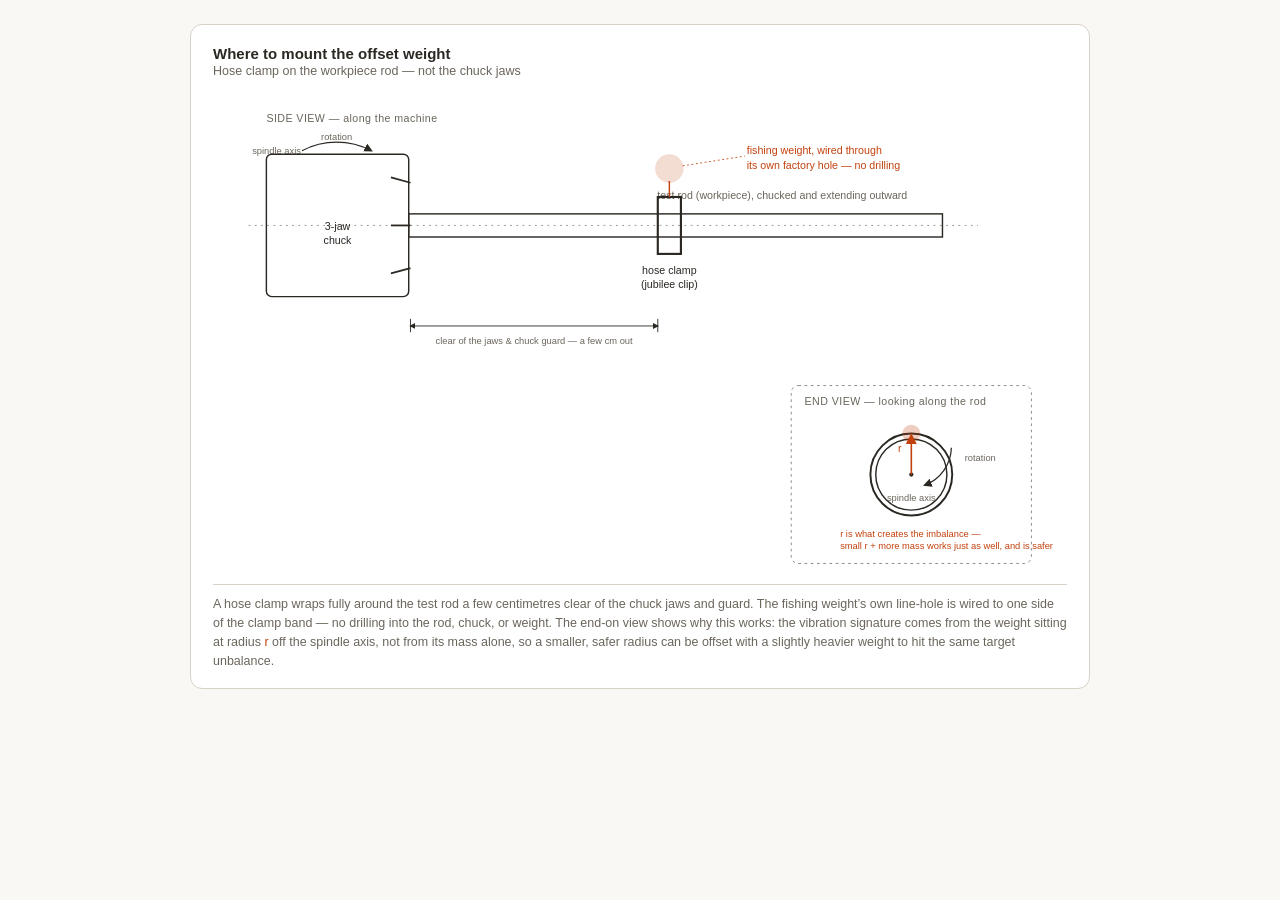
<file: src/TO sort/imbalance_weight_mount_diagram.html>
<!doctype html>
<html>
<head>
<meta charset="utf-8">
<meta name="viewport" content="width=device-width, initial-scale=1, viewport-fit=cover">
<title>Imbalance weight mount</title>
<style>
  :root{
    --bg:#faf8f5;
    --fg:#2b2823;
    --muted:#6b665c;
    --accent:#c2410c;
    --panel:#ffffff;
    --panel-border:#d8d2c6;
  }
  @media (prefers-color-scheme: dark){
    :root:not([data-theme="light"]){
      --bg:#1c1a17;
      --fg:#ecE8e0;
      --muted:#a39c8e;
      --accent:#ff8a4c;
      --panel:#24211d;
      --panel-border:#3a352d;
    }
  }
  :root[data-theme="dark"]{
    --bg:#1c1a17;
    --fg:#ecE8e0;
    --muted:#a39c8e;
    --accent:#ff8a4c;
    --panel:#24211d;
    --panel-border:#3a352d;
  }
  *{box-sizing:border-box;}
  body{
    margin:0;
    padding-block: max(24px, env(safe-area-inset-top, 0px)) max(24px, env(safe-area-inset-bottom, 0px));
    padding-inline:16px;
    background:var(--bg);
    color:var(--fg);
    font-family: -apple-system, BlinkMacSystemFont, "Segoe UI", sans-serif;
    display:flex;
    justify-content:center;
  }
  figure{
    margin:0;
    max-width:900px;
    width:100%;
    background:var(--panel);
    border:1px solid var(--panel-border);
    border-radius:12px;
    padding:20px 22px 18px;
  }
  h1{
    font-size:15px;
    font-weight:600;
    margin:0 0 2px;
  }
  .sub{
    font-size:12.5px;
    color:var(--muted);
    margin:0 0 14px;
  }
  svg{
    display:block;
    width:100%;
    height:auto;
    color:var(--fg);
  }
  figcaption{
    font-size:12.5px;
    line-height:1.5;
    color:var(--muted);
    margin-top:12px;
    border-top:1px solid var(--panel-border);
    padding-top:10px;
  }
  text{ font-family:inherit; fill:currentColor; }
  .accent{ color:var(--accent); }
  .lbl{ font-size:12px; }
  .lbl-sm{ font-size:10.5px; }
  .muted-line{ color:var(--muted); }
</style>
</head>
<body>
<figure>
  <h1>Where to mount the offset weight</h1>
  <p class="sub">Hose clamp on the workpiece rod &mdash; not the chuck jaws</p>

  <svg viewBox="0 0 960 540" role="img" aria-label="A hose clamp with an offset fishing weight is mounted on the workpiece rod, clear of the chuck jaws and guard; an end-on view shows the weight sitting at a radius r from the spindle axis, which is what produces the simulated imbalance.">

    <defs>
      <marker id="arrow" viewBox="0 0 10 10" refX="8" refY="5" markerWidth="7" markerHeight="7" orient="auto-start-reverse">
        <path d="M0,0 L10,5 L0,10 z" fill="currentColor"/>
      </marker>
      <marker id="arrow-accent" viewBox="0 0 10 10" refX="8" refY="5" markerWidth="7" markerHeight="7" orient="auto-start-reverse">
        <path d="M0,0 L10,5 L0,10 z" fill="var(--accent)"/>
      </marker>
    </defs>

    <!-- ============ SIDE VIEW ============ -->
    <text x="60" y="34" class="lbl muted-line" style="letter-spacing:.04em;">SIDE VIEW &mdash; along the machine</text>

    <!-- spindle axis -->
    <line x1="40" y1="150" x2="860" y2="150" stroke="currentColor" stroke-width="1" stroke-dasharray="2 5" opacity="0.55"/>
    <text x="44" y="70" class="lbl-sm muted-line">spindle axis</text>

    <!-- rotation arrow around chuck -->
    <path d="M 100 66 A 84 84 0 0 1 178 66" fill="none" stroke="currentColor" stroke-width="1.4" marker-end="url(#arrow)"/>
    <text x="139" y="54" class="lbl-sm muted-line" text-anchor="middle">rotation</text>

    <!-- chuck body -->
    <rect x="60" y="70" width="160" height="160" rx="6" fill="none" stroke="currentColor" stroke-width="1.6"/>
    <!-- jaw ticks where it grips the rod -->
    <line x1="200" y1="96"  x2="222" y2="102" stroke="currentColor" stroke-width="2"/>
    <line x1="200" y1="150" x2="222" y2="150" stroke="currentColor" stroke-width="2"/>
    <line x1="200" y1="204" x2="222" y2="198" stroke="currentColor" stroke-width="2"/>
    <text x="140" y="155" class="lbl" text-anchor="middle">3-jaw</text>
    <text x="140" y="171" class="lbl" text-anchor="middle">chuck</text>

    <!-- rod -->
    <rect x="220" y="137" width="600" height="26" fill="none" stroke="currentColor" stroke-width="1.6"/>
    <text x="640" y="120" class="lbl muted-line" text-anchor="middle">test rod (workpiece), chucked and extending outward</text>

    <!-- clearance dimension from chuck face to clamp -->
    <line x1="222" y1="255" x2="222" y2="270" stroke="currentColor" stroke-width="1"/>
    <line x1="500" y1="255" x2="500" y2="270" stroke="currentColor" stroke-width="1"/>
    <line x1="222" y1="263" x2="500" y2="263" stroke="currentColor" stroke-width="1" marker-start="url(#arrow)" marker-end="url(#arrow)"/>
    <text x="361" y="283" class="lbl-sm muted-line" text-anchor="middle">clear of the jaws &amp; chuck guard &mdash; a few cm out</text>

    <!-- clamp band -->
    <rect x="500" y="118" width="26" height="64" fill="none" stroke="currentColor" stroke-width="2.4"/>
    <text x="513" y="205" class="lbl" text-anchor="middle">hose clamp</text>
    <text x="513" y="220" class="lbl" text-anchor="middle">(jubilee clip)</text>

    <!-- tie from clamp to weight -->
    <line x1="513" y1="118" x2="513" y2="100" stroke="var(--accent)" stroke-width="1.6"/>

    <!-- weight -->
    <circle cx="513" cy="86" r="15" fill="var(--accent)" opacity="0.18" stroke="var(--accent)" stroke-width="2"/>
    <text x="600" y="70" class="lbl accent" text-anchor="start">fishing weight, wired through</text>
    <text x="600" y="86" class="lbl accent" text-anchor="start">its own factory hole &mdash; no drilling</text>
    <line x1="528" y1="83" x2="598" y2="72" stroke="var(--accent)" stroke-width="1" stroke-dasharray="2 3"/>

    <!-- ============ END-ON VIEW ============ -->
    <rect x="650" y="330" width="270" height="200" rx="8" fill="none" stroke="currentColor" stroke-width="1" stroke-dasharray="3 4" opacity="0.6"/>
    <text x="665" y="352" class="lbl muted-line" style="letter-spacing:.04em;">END VIEW &mdash; looking along the rod</text>

    <!-- rotation arrow -->
    <path d="M 830 400 A 46 46 0 0 1 800 442" fill="none" stroke="currentColor" stroke-width="1.4" marker-end="url(#arrow)"/>
    <text x="845" y="415" class="lbl-sm muted-line">rotation</text>

    <!-- rod cross-section -->
    <circle cx="785" cy="430" r="40" fill="none" stroke="currentColor" stroke-width="1.6"/>
    <!-- clamp ring -->
    <circle cx="785" cy="430" r="46" fill="none" stroke="currentColor" stroke-width="2.2"/>
    <!-- spindle centre -->
    <circle cx="785" cy="430" r="2.4" fill="currentColor"/>
    <text x="785" y="460" class="lbl-sm muted-line" text-anchor="middle">spindle axis</text>

    <!-- radius arrow -->
    <line x1="785" y1="430" x2="785" y2="386" stroke="var(--accent)" stroke-width="1.8" marker-end="url(#arrow-accent)"/>
    <text x="774" y="405" class="lbl accent" text-anchor="end">r</text>

    <!-- weight on ring -->
    <circle cx="785" cy="384" r="9" fill="var(--accent)" opacity="0.25" stroke="var(--accent)" stroke-width="2"/>

    <text x="705" y="500" class="lbl-sm accent">r is what creates the imbalance &mdash;</text>
    <text x="705" y="514" class="lbl-sm accent">small r + more mass works just as well, and is safer</text>

  </svg>

  <figcaption>
    A hose clamp wraps fully around the test rod a few centimetres clear of the chuck jaws and guard. The fishing weight&rsquo;s own line-hole is wired to one side of the clamp band &mdash; no drilling into the rod, chuck, or weight. The end-on view shows why this works: the vibration signature comes from the weight sitting at radius <tspan class="accent">r</tspan> off the spindle axis, not from its mass alone, so a smaller, safer radius can be offset with a slightly heavier weight to hit the same target unbalance.
  </figcaption>
</figure>
</body>
</html>
</file>
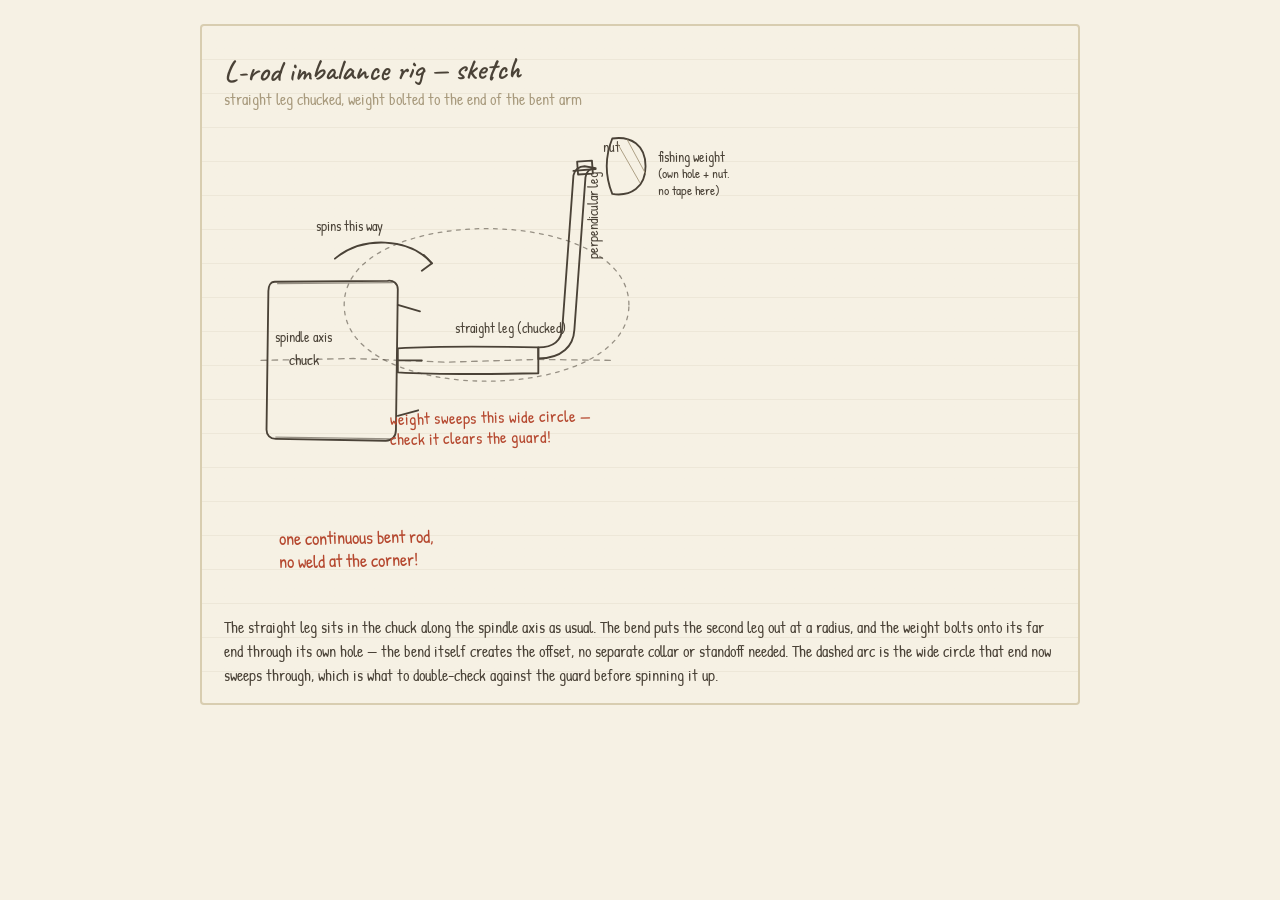
<file: src/TO sort/l_rod_setup_sketch.html>
<!doctype html>
<html>
<head>
<meta charset="utf-8">
<meta name="viewport" content="width=device-width, initial-scale=1, viewport-fit=cover">
<title>L-rod sketch</title>
<link rel="preconnect" href="https://fonts.googleapis.com">
<link rel="preconnect" href="https://fonts.gstatic.com" crossorigin>
<link href="https://fonts.googleapis.com/css2?family=Patrick+Hand&family=Caveat:wght@600&display=swap" rel="stylesheet">
<style>
  :root{
    --paper:#f6f1e4; --line:#4a4237; --line-soft:#a89a7d; --red:#b5482f; --panel-border:#d8cdb0;
  }
  @media (prefers-color-scheme: dark){
    :root:not([data-theme="light"]){ --paper:#2b2820; --line:#e9e0cc; --line-soft:#7a715c; --red:#ff8f6b; --panel-border:#453f31; }
  }
  :root[data-theme="dark"]{ --paper:#2b2820; --line:#e9e0cc; --line-soft:#7a715c; --red:#ff8f6b; --panel-border:#453f31; }
  *{box-sizing:border-box;}
  body{
    margin:0;
    padding-block: max(24px, env(safe-area-inset-top, 0px)) max(24px, env(safe-area-inset-bottom, 0px));
    padding-inline:16px;
    background:var(--paper);
    display:flex; justify-content:center;
    font-family:'Patrick Hand', cursive;
  }
  figure{
    margin:0; max-width:880px; width:100%;
    border:2px solid var(--panel-border); border-radius:4px;
    padding:22px 22px 16px;
    background: repeating-linear-gradient(var(--paper) 0px, var(--paper) 33px, color-mix(in srgb, var(--line-soft) 22%, transparent) 34px);
  }
  h1{ font-family:'Caveat', cursive; font-size:30px; font-weight:600; color:var(--line); margin:0 0 2px; transform: rotate(-0.6deg); }
  .sub{ font-size:16px; color:var(--line-soft); margin:0 0 10px; }
  svg{ display:block; width:100%; height:auto; }
  figcaption{ font-size:16px; line-height:1.5; color:var(--line); margin-top:6px; padding-top:8px; }
  text{ font-family:'Patrick Hand', cursive; fill:var(--line); }
  .note{ fill:var(--red); }
  .sketch{ fill:none; stroke:var(--line); stroke-width:2; stroke-linecap:round; stroke-linejoin:round; }
  .sketch2{ fill:none; stroke:var(--line); stroke-width:1.4; stroke-linecap:round; stroke-linejoin:round; opacity:0.55; }
  .hatch{ stroke:var(--line-soft); stroke-width:1; }
</style>
</head>
<body>
<figure>
  <h1>L-rod imbalance rig &mdash; sketch</h1>
  <p class="sub">straight leg chucked, weight bolted to the end of the bent arm</p>

  <svg viewBox="0 0 900 520" role="img" aria-label="Hand sketch of an L-shaped rod: the straight leg is chucked in the 3-jaw chuck along the spindle axis, and the bent perpendicular leg sticks out sideways with a fishing weight bolted to its far end. A dashed arc shows the wide circle the weight sweeps through as the chuck spins.">

    <!-- spindle axis -->
    <path class="sketch2" d="M40,260 L140,258 L240,262 L340,259" stroke-dasharray="6 6"/>
    <path class="sketch2" d="M340,259 L420,260" stroke-dasharray="6 6"/>
    <text x="55" y="240" font-size="15">spindle axis</text>

    <!-- chuck block -->
    <path class="sketch" d="M55,175 C50,175 48,180 48,185 L46,335 C46,341 50,345 56,345 L175,347 C182,347 186,342 186,335 L188,183 C188,177 183,173 177,174 Z"/>
    <path class="sketch2" d="M58,177 L182,176 M56,343 L184,345"/>
    <text x="70" y="265" font-size="16">chuck</text>

    <!-- jaw ticks -->
    <path class="sketch" d="M188,200 L212,207"/>
    <path class="sketch" d="M188,260 L214,260"/>
    <path class="sketch" d="M188,320 L210,314"/>

    <!-- straight leg of L rod (in chuck, along axis) -->
    <path class="sketch" d="M188,247 C240,244 290,245 340,246 L340,274 C290,275 240,276 188,273 Z"/>
    <text x="250" y="230" font-size="15">straight leg (chucked)</text>

    <!-- bend + perpendicular leg going up -->
    <path class="sketch" d="M340,246 C355,246 365,240 366,225 L378,60 C379,54 384,50 390,50 L402,52 C396,52 392,56 391,62 L379,227 C378,244 366,258 340,258 Z"/>
    <text x="405" y="150" font-size="15" transform="rotate(-90 405 150)">perpendicular leg</text>

    <!-- bolt + weight at far end -->
    <path class="sketch" d="M378,55 L402,53"/>
    <path class="sketch" d="M382,45 L398,44 L399,58 L383,59 Z"/>
    <text x="410" y="35" font-size="15">nut</text>

    <path class="sketch" d="M420,20 C440,17 456,27 456,50 C456,73 440,83 420,80 C412,60 412,40 420,20 Z"/>
    <path class="hatch" d="M426,26 L450,68 M436,21 L456,58"/>
    <text x="470" y="45" font-size="15">fishing weight</text>
    <text x="470" y="63" font-size="14" fill="var(--line-soft)">(own hole + nut,</text>
    <text x="470" y="81" font-size="14" fill="var(--line-soft)">no tape here)</text>

    <!-- swept circle the weight traces -->
    <path class="sketch2" d="M438,50 C438,-60 130,-60 130,50 C130,160 438,160 438,50" stroke-dasharray="4 6" transform="translate(0,150)"/>
    <text x="180" y="330" class="note" font-size="18" transform="rotate(-1 180 330)">weight sweeps this wide circle &mdash;</text>
    <text x="180" y="352" class="note" font-size="18" transform="rotate(-1 180 352)">check it clears the guard!</text>

    <!-- rotation arrow -->
    <path class="sketch" d="M120,150 C150,125 200,127 225,155"/>
    <path class="sketch" d="M216,146 L225,155 L214,163"/>
    <text x="100" y="120" font-size="15">spins this way</text>

    <!-- bottom note -->
    <text x="60" y="460" class="note" font-size="20" transform="rotate(-1 60 460)">one continuous bent rod,</text>
    <text x="60" y="485" class="note" font-size="20" transform="rotate(-1 60 485)">no weld at the corner!</text>

  </svg>

  <figcaption>
    The straight leg sits in the chuck along the spindle axis as usual. The bend puts the second leg out at a radius, and the weight bolts onto its far end through its own hole &mdash; the bend itself creates the offset, no separate collar or standoff needed. The dashed arc is the wide circle that end now sweeps through, which is what to double-check against the guard before spinning it up.
  </figcaption>
</figure>
</body>
</html>
</file>
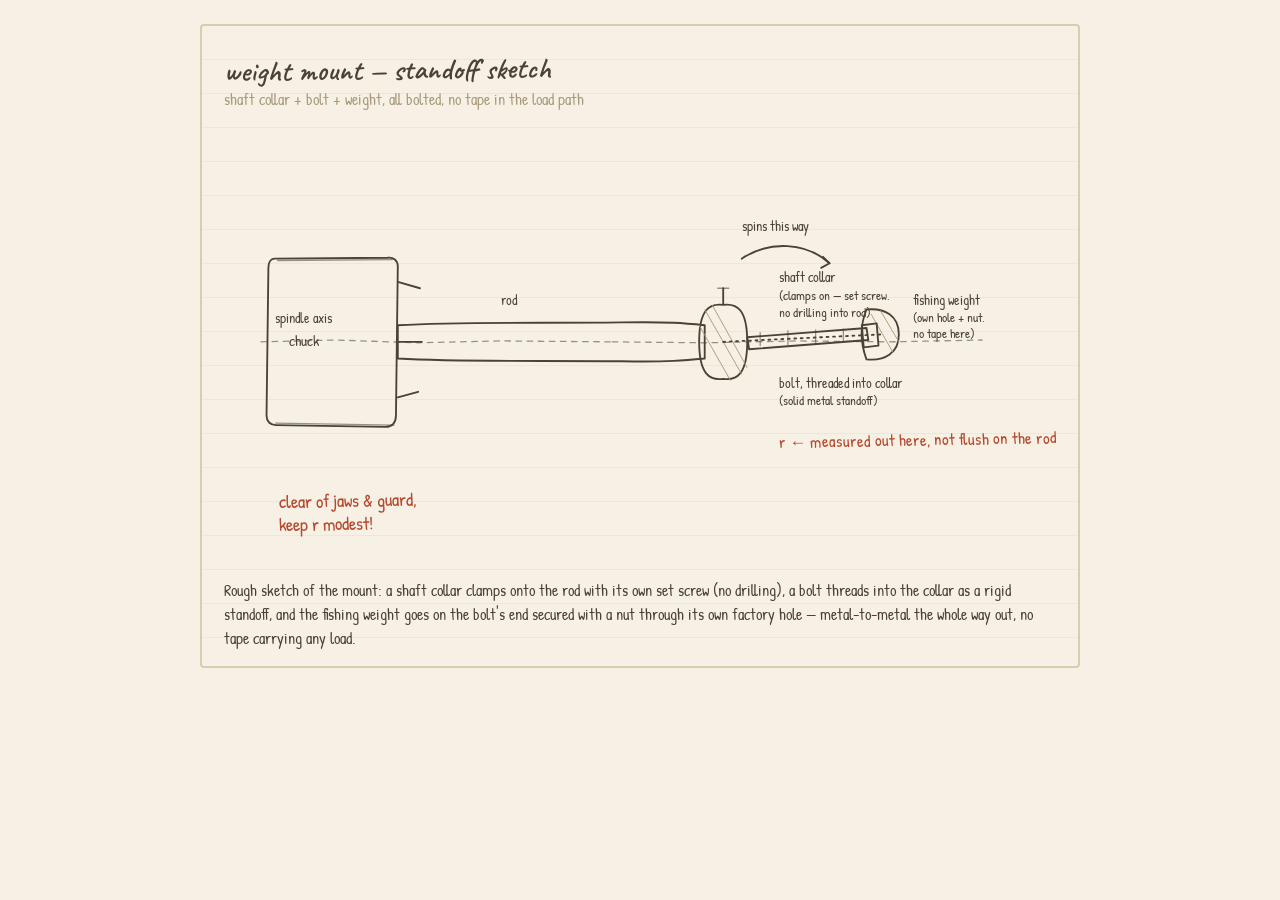
<file: src/TO sort/mount_design_sketch.html>
<!doctype html>
<html>
<head>
<meta charset="utf-8">
<meta name="viewport" content="width=device-width, initial-scale=1, viewport-fit=cover">
<title>Mount sketch</title>
<link rel="preconnect" href="https://fonts.googleapis.com">
<link rel="preconnect" href="https://fonts.gstatic.com" crossorigin>
<link href="https://fonts.googleapis.com/css2?family=Patrick+Hand&family=Caveat:wght@600&display=swap" rel="stylesheet">
<style>
  :root{
    --paper:#f6f1e4;
    --line:#4a4237;
    --line-soft:#a89a7d;
    --red:#b5482f;
    --panel-border:#d8cdb0;
  }
  @media (prefers-color-scheme: dark){
    :root:not([data-theme="light"]){
      --paper:#2b2820; --line:#e9e0cc; --line-soft:#7a715c; --red:#ff8f6b; --panel-border:#453f31;
    }
  }
  :root[data-theme="dark"]{
    --paper:#2b2820; --line:#e9e0cc; --line-soft:#7a715c; --red:#ff8f6b; --panel-border:#453f31;
  }
  *{box-sizing:border-box;}
  body{
    margin:0;
    padding-block: max(24px, env(safe-area-inset-top, 0px)) max(24px, env(safe-area-inset-bottom, 0px));
    padding-inline:16px;
    background:var(--paper);
    display:flex; justify-content:center;
    font-family:'Patrick Hand', cursive;
  }
  figure{
    margin:0; max-width:880px; width:100%;
    border:2px solid var(--panel-border);
    border-radius:4px;
    padding:22px 22px 16px;
    background:
      repeating-linear-gradient(var(--paper) 0px, var(--paper) 33px, color-mix(in srgb, var(--line-soft) 22%, transparent) 34px);
  }
  h1{
    font-family:'Caveat', cursive;
    font-size:30px; font-weight:600; color:var(--line);
    margin:0 0 2px; transform: rotate(-0.6deg);
  }
  .sub{ font-size:16px; color:var(--line-soft); margin:0 0 10px; }
  svg{ display:block; width:100%; height:auto; }
  figcaption{
    font-size:16px; line-height:1.5; color:var(--line);
    margin-top:6px; padding-top:8px;
  }
  text{ font-family:'Patrick Hand', cursive; fill:var(--line); }
  .note{ fill:var(--red); }
  .sketch{ fill:none; stroke:var(--line); stroke-width:2; stroke-linecap:round; stroke-linejoin:round; }
  .sketch2{ fill:none; stroke:var(--line); stroke-width:1.4; stroke-linecap:round; stroke-linejoin:round; opacity:0.55; }
  .hatch{ stroke:var(--line-soft); stroke-width:1; }
</style>
</head>
<body>
<figure>
  <h1>weight mount &mdash; standoff sketch</h1>
  <p class="sub">shaft collar + bolt + weight, all bolted, no tape in the load path</p>

  <svg viewBox="0 0 900 480" role="img" aria-label="Hand sketch of a rod with a shaft collar clamped on, a bolt threaded into the collar as a standoff, and a fishing weight secured on the bolt end with a nut, positioned clear of the chuck jaws.">

    <!-- spindle axis, hand-drawn dashed -->
    <path class="sketch2" d="M40,240 L120,238 L210,241 L300,239 L420,240" stroke-dasharray="6 6"/>
    <path class="sketch2" d="M420,240 L520,241 L620,239 L720,240 L820,238" stroke-dasharray="6 6"/>
    <text x="55" y="220" font-size="15">spindle axis</text>

    <!-- chuck block (rough rect) -->
    <path class="sketch" d="M55,150 C50,150 48,155 48,160 L46,320 C46,326 50,330 56,330 L175,332 C182,332 186,327 186,320 L188,158 C188,152 183,148 177,149 Z"/>
    <path class="sketch2" d="M58,152 L182,151 M56,328 L184,330"/>
    <text x="70" y="245" font-size="16">chuck</text>

    <!-- jaw ticks -->
    <path class="sketch" d="M188,175 L212,182"/>
    <path class="sketch" d="M188,240 L214,240"/>
    <path class="sketch" d="M188,300 L210,294"/>

    <!-- rod -->
    <path class="sketch" d="M188,222 C260,218 340,220 430,219 C480,218 500,220 520,222 L520,258 C500,260 480,262 430,261 C340,260 260,262 188,258 Z"/>
    <text x="300" y="200" font-size="15">rod</text>

    <!-- shaft collar around rod -->
    <path class="sketch" d="M540,200 C555,198 566,205 566,240 C566,275 555,282 540,280 C525,282 514,275 514,240 C514,205 525,198 540,200 Z"/>
    <path class="hatch" d="M520,205 L560,275 M528,200 L566,268 M514,222 L548,282" stroke-width="1"/>
    <!-- set screw -->
    <path class="sketch" d="M540,199 L540,182"/>
    <path class="sketch2" d="M534,182 L546,182"/>
    <text x="600" y="175" font-size="15">shaft collar</text>
    <text x="600" y="195" font-size="14" fill="var(--line-soft)">(clamps on &mdash; set screw,</text>
    <text x="600" y="213" font-size="14" fill="var(--line-soft)">no drilling into rod)</text>

    <!-- bolt standoff -->
    <path class="sketch" d="M566,235 L695,225 L697,238 L568,248 Z"/>
    <path class="sketch2" d="M580,230 L580,244 M610,228 L610,243 M640,227 L640,242 M670,226 L670,240"/>
    <text x="600" y="290" font-size="15">bolt, threaded into collar</text>
    <text x="600" y="308" font-size="14" fill="var(--line-soft)">(solid metal standoff)</text>

    <!-- weight on end -->
    <path class="sketch" d="M695,205 C715,203 730,212 730,232 C730,252 715,261 695,259 C688,240 688,222 695,205 Z"/>
    <path class="hatch" d="M700,210 L724,252 M710,206 L730,240"/>
    <!-- nut -->
    <path class="sketch" d="M690,222 L706,220 L708,244 L692,246 Z"/>
    <text x="745" y="200" font-size="15">fishing weight</text>
    <text x="745" y="218" font-size="14" fill="var(--line-soft)">(own hole + nut,</text>
    <text x="745" y="236" font-size="14" fill="var(--line-soft)">no tape here)</text>

    <!-- radius arrow -->
    <path class="sketch" d="M540,240 L710,232" stroke-dasharray="2 5"/>
    <text x="600" y="355" class="note" font-size="18" transform="rotate(-1 600 355)">r &larr; measured out here, not flush on the rod</text>

    <!-- rotation arrow -->
    <path class="sketch" d="M560,150 C590,130 630,132 655,155" marker-end="none"/>
    <path class="sketch" d="M648,148 L655,155 L646,160"/>
    <text x="560" y="120" font-size="15">spins this way</text>

    <!-- handwritten margin note -->
    <text x="60" y="420" class="note" font-size="20" transform="rotate(-1 60 420)">clear of jaws &amp; guard,</text>
    <text x="60" y="445" class="note" font-size="20" transform="rotate(-1 60 445)">keep r modest!</text>

  </svg>

  <figcaption>
    Rough sketch of the mount: a shaft collar clamps onto the rod with its own set screw (no drilling), a bolt threads into the collar as a rigid standoff, and the fishing weight goes on the bolt's end secured with a nut through its own factory hole &mdash; metal-to-metal the whole way out, no tape carrying any load.
  </figcaption>
</figure>
</body>
</html>
</file>
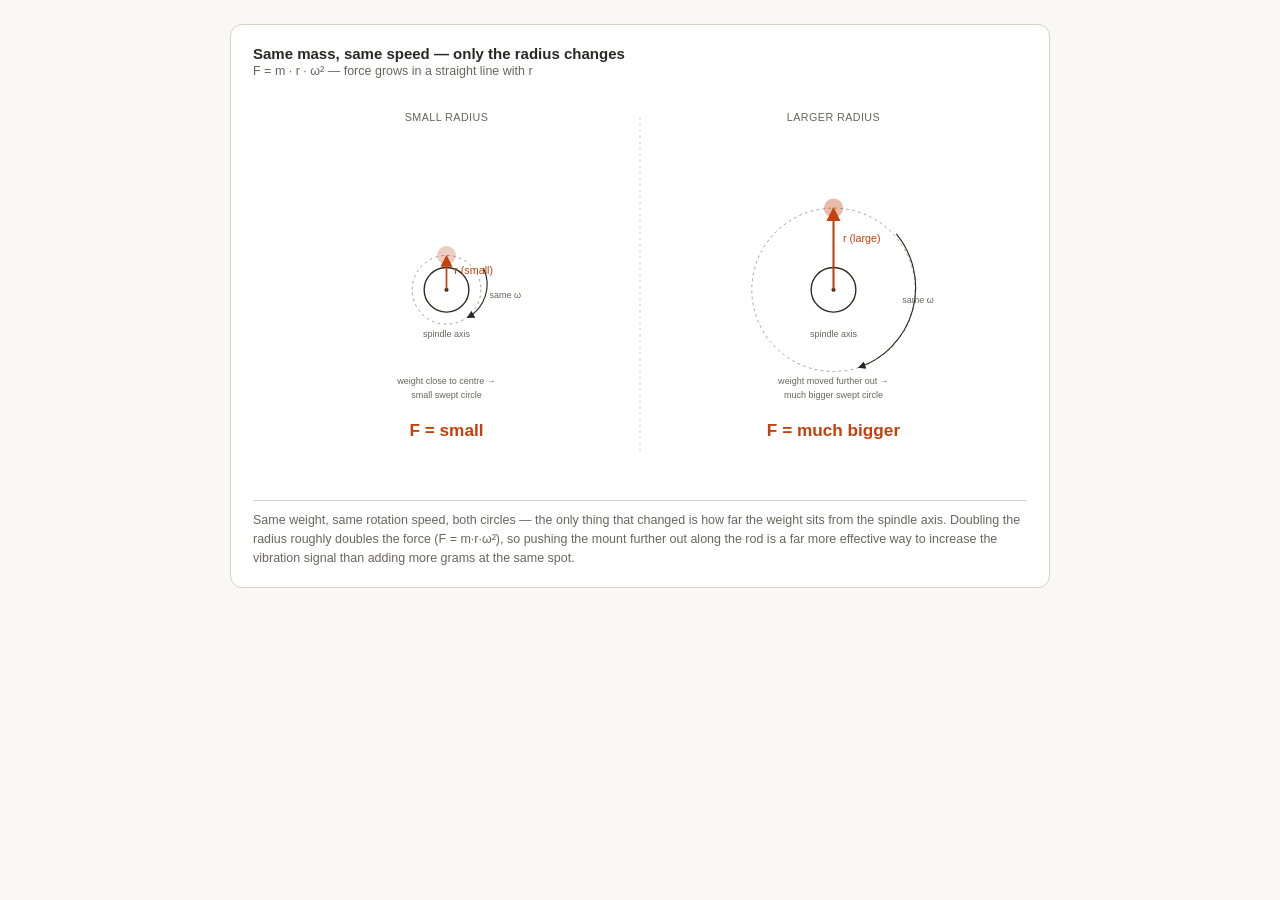
<file: src/TO sort/radius_explained_diagram.html>
<!doctype html>
<html>
<head>
<meta charset="utf-8">
<meta name="viewport" content="width=device-width, initial-scale=1, viewport-fit=cover">
<title>Radius vs force</title>
<style>
  :root{
    --bg:#faf8f5;
    --fg:#2b2823;
    --muted:#6b665c;
    --accent:#c2410c;
    --panel:#ffffff;
    --panel-border:#d8d2c6;
  }
  @media (prefers-color-scheme: dark){
    :root:not([data-theme="light"]){
      --bg:#1c1a17; --fg:#ecE8e0; --muted:#a39c8e; --accent:#ff8a4c;
      --panel:#24211d; --panel-border:#3a352d;
    }
  }
  :root[data-theme="dark"]{
    --bg:#1c1a17; --fg:#ecE8e0; --muted:#a39c8e; --accent:#ff8a4c;
    --panel:#24211d; --panel-border:#3a352d;
  }
  *{box-sizing:border-box;}
  body{
    margin:0;
    padding-block: max(24px, env(safe-area-inset-top, 0px)) max(24px, env(safe-area-inset-bottom, 0px));
    padding-inline:16px;
    background:var(--bg); color:var(--fg);
    font-family:-apple-system, BlinkMacSystemFont, "Segoe UI", sans-serif;
    display:flex; justify-content:center;
  }
  figure{
    margin:0; max-width:820px; width:100%;
    background:var(--panel); border:1px solid var(--panel-border);
    border-radius:12px; padding:20px 22px 18px;
  }
  h1{ font-size:15px; font-weight:600; margin:0 0 2px; }
  .sub{ font-size:12.5px; color:var(--muted); margin:0 0 14px; }
  svg{ display:block; width:100%; height:auto; color:var(--fg); }
  figcaption{
    font-size:12.5px; line-height:1.55; color:var(--muted);
    margin-top:12px; border-top:1px solid var(--panel-border); padding-top:10px;
  }
  text{ font-family:inherit; fill:currentColor; }
  .lbl{ font-size:12.5px; }
  .lbl-sm{ font-size:10.5px; }
  .accent{ color:var(--accent); }
  .muted-line{ color:var(--muted); }
  .big{ font-size:20px; font-weight:700; }
</style>
</head>
<body>
<figure>
  <h1>Same mass, same speed &mdash; only the radius changes</h1>
  <p class="sub">F = m &middot; r &middot; &omega;&sup2; &mdash; force grows in a straight line with r</p>

  <svg viewBox="0 0 900 460" role="img" aria-label="Two end-on views of the same weight and rotation speed: at a small radius the weight traces a small circle and produces a small force; moved further from the spindle axis at the same speed, it traces a much larger circle and produces a proportionally larger force.">

    <defs>
      <marker id="arrow" viewBox="0 0 10 10" refX="8" refY="5" markerWidth="7" markerHeight="7" orient="auto-start-reverse">
        <path d="M0,0 L10,5 L0,10 z" fill="currentColor"/>
      </marker>
      <marker id="arrow-accent" viewBox="0 0 10 10" refX="8" refY="5" markerWidth="7" markerHeight="7" orient="auto-start-reverse">
        <path d="M0,0 L10,5 L0,10 z" fill="var(--accent)"/>
      </marker>
    </defs>

    <!-- ===== LEFT: SMALL RADIUS ===== -->
    <text x="225" y="34" class="lbl muted-line" text-anchor="middle" style="letter-spacing:.04em;">SMALL RADIUS</text>

    <!-- swept path (dashed) -->
    <circle cx="225" cy="230" r="40" fill="none" stroke="currentColor" stroke-width="1" stroke-dasharray="3 4" opacity="0.5"/>
    <!-- rod cross-section -->
    <circle cx="225" cy="230" r="26" fill="none" stroke="currentColor" stroke-width="1.6"/>
    <!-- axis -->
    <circle cx="225" cy="230" r="2.4" fill="currentColor"/>
    <text x="225" y="285" class="lbl-sm muted-line" text-anchor="middle">spindle axis</text>

    <!-- radius arrow -->
    <line x1="225" y1="230" x2="225" y2="192" stroke="var(--accent)" stroke-width="2" marker-end="url(#arrow-accent)"/>
    <text x="234" y="212" class="lbl accent">r (small)</text>

    <!-- weight -->
    <circle cx="225" cy="190" r="10" fill="var(--accent)" opacity="0.25" stroke="var(--accent)" stroke-width="2"/>

    <!-- rotation -->
    <path d="M 268 205 A 44 44 0 0 1 250 262" fill="none" stroke="currentColor" stroke-width="1.3" marker-end="url(#arrow)"/>
    <text x="275" y="240" class="lbl-sm muted-line">same &omega;</text>

    <text x="225" y="340" class="lbl-sm muted-line" text-anchor="middle">weight close to centre &rarr;</text>
    <text x="225" y="356" class="lbl-sm muted-line" text-anchor="middle">small swept circle</text>
    <text x="225" y="400" class="big accent" text-anchor="middle">F = small</text>

    <!-- divider -->
    <line x1="450" y1="30" x2="450" y2="420" stroke="currentColor" stroke-width="1" stroke-dasharray="2 5" opacity="0.35"/>

    <!-- ===== RIGHT: LARGE RADIUS ===== -->
    <text x="675" y="34" class="lbl muted-line" text-anchor="middle" style="letter-spacing:.04em;">LARGER RADIUS</text>

    <!-- swept path (dashed), bigger -->
    <circle cx="675" cy="230" r="95" fill="none" stroke="currentColor" stroke-width="1" stroke-dasharray="3 4" opacity="0.5"/>
    <!-- rod cross-section -->
    <circle cx="675" cy="230" r="26" fill="none" stroke="currentColor" stroke-width="1.6"/>
    <!-- axis -->
    <circle cx="675" cy="230" r="2.4" fill="currentColor"/>
    <text x="675" y="285" class="lbl-sm muted-line" text-anchor="middle">spindle axis</text>

    <!-- radius arrow, longer -->
    <line x1="675" y1="230" x2="675" y2="137" stroke="var(--accent)" stroke-width="2.4" marker-end="url(#arrow-accent)"/>
    <text x="686" y="175" class="lbl accent">r (large)</text>

    <!-- weight, same size (same mass) -->
    <circle cx="675" cy="135" r="10" fill="var(--accent)" opacity="0.35" stroke="var(--accent)" stroke-width="2.4"/>

    <!-- rotation -->
    <path d="M 748 165 A 98 98 0 0 1 705 320" fill="none" stroke="currentColor" stroke-width="1.3" marker-end="url(#arrow)"/>
    <text x="755" y="245" class="lbl-sm muted-line">same &omega;</text>

    <text x="675" y="340" class="lbl-sm muted-line" text-anchor="middle">weight moved further out &rarr;</text>
    <text x="675" y="356" class="lbl-sm muted-line" text-anchor="middle">much bigger swept circle</text>
    <text x="675" y="400" class="big accent" text-anchor="middle">F = much bigger</text>

  </svg>

  <figcaption>
    Same weight, same rotation speed, both circles &mdash; the only thing that changed is how far the weight sits from the spindle axis. Doubling the radius roughly doubles the force (F = m&middot;r&middot;&omega;&sup2;), so pushing the mount further out along the rod is a far more effective way to increase the vibration signal than adding more grams at the same spot.
  </figcaption>
</figure>
</body>
</html>
</file>
